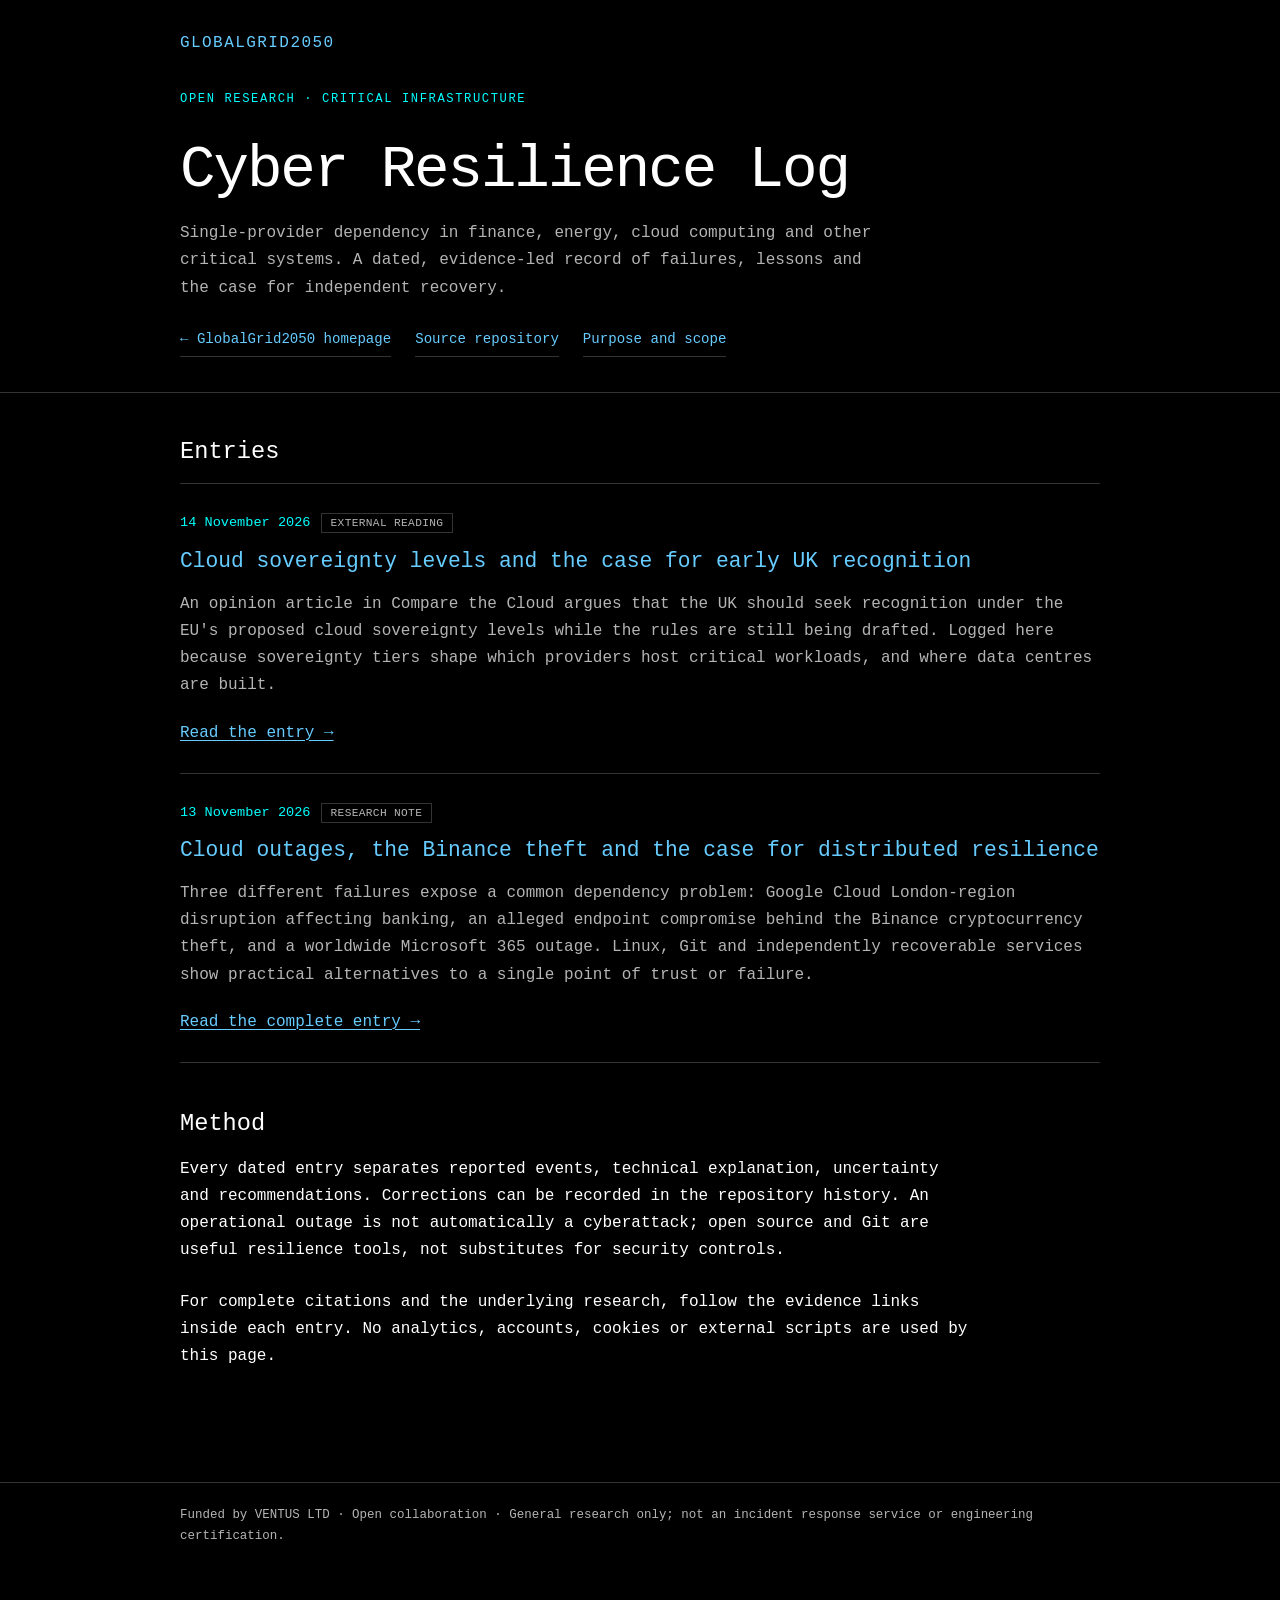
<file: index.html>
<!doctype html>
<html lang="en"><head><meta charset="utf-8"><meta name="viewport" content="width=device-width, initial-scale=1">
<meta name="description" content="GlobalGrid2050 Cyber Resilience Log: a dated public record of cloud failures, concentration risk and independent recovery.">
<title>Cyber Resilience Log | GlobalGrid2050</title>
<link rel="stylesheet" href="./assets/log.css"></head><body>
<header class="masthead"><div class="wrap">
<a class="brand" href="https://globalgrid2050.com/">GLOBALGRID2050</a>
<p class="eyebrow" style="margin-top:32px">Open research · Critical infrastructure</p>
<h1>Cyber Resilience Log</h1>
<p>Single-provider dependency in finance, energy, cloud computing and other critical systems. A dated, evidence-led record of failures, lessons and the case for independent recovery.</p>
<nav class="nav" aria-label="Navigation"><a href="https://globalgrid2050.com/">← GlobalGrid2050 homepage</a><a href="https://github.com/Ventusltd/cyber-resilience">Source repository</a><a href="https://github.com/Ventusltd/cyber-resilience/blob/main/README.md">Purpose and scope</a></nav>
</div></header>
<main class="wrap"><section aria-labelledby="entries"><h2 id="entries">Entries</h2>
<article class="entry"><span class="date"><time datetime="2026-11-14">14 November 2026</time></span><span class="pill">External reading</span>
<h3><a href="./entries/2026-11-14-cloud-sovereignty-recognition.html">Cloud sovereignty levels and the case for early UK recognition</a></h3>
<p>An opinion article in Compare the Cloud argues that the UK should seek recognition under the EU's proposed cloud sovereignty levels while the rules are still being drafted. Logged here because sovereignty tiers shape which providers host critical workloads, and where data centres are built.</p>
<a href="./entries/2026-11-14-cloud-sovereignty-recognition.html">Read the entry →</a>
</article>
<article class="entry"><span class="date"><time datetime="2026-11-13">13 November 2026</time></span><span class="pill">Research note</span>
<h3><a href="./entries/2026-11-13-concentration-risk.html">Cloud outages, the Binance theft and the case for distributed resilience</a></h3>
<p>Three different failures expose a common dependency problem: Google Cloud London-region disruption affecting banking, an alleged endpoint compromise behind the Binance cryptocurrency theft, and a worldwide Microsoft 365 outage. Linux, Git and independently recoverable services show practical alternatives to a single point of trust or failure.</p>
<a href="./entries/2026-11-13-concentration-risk.html">Read the complete entry →</a>
</article></section>
<section class="prose" aria-labelledby="method"><h2 id="method">Method</h2><p>Every dated entry separates reported events, technical explanation, uncertainty and recommendations. Corrections can be recorded in the repository history. An operational outage is not automatically a cyberattack; open source and Git are useful resilience tools, not substitutes for security controls.</p>
<p>For complete citations and the underlying research, follow the evidence links inside each entry. No analytics, accounts, cookies or external scripts are used by this page.</p></section>
</main><footer><div class="wrap">Funded by VENTUS LTD · Open collaboration · General research only; not an incident response service or engineering certification.</div></footer>
</body></html>
</file>
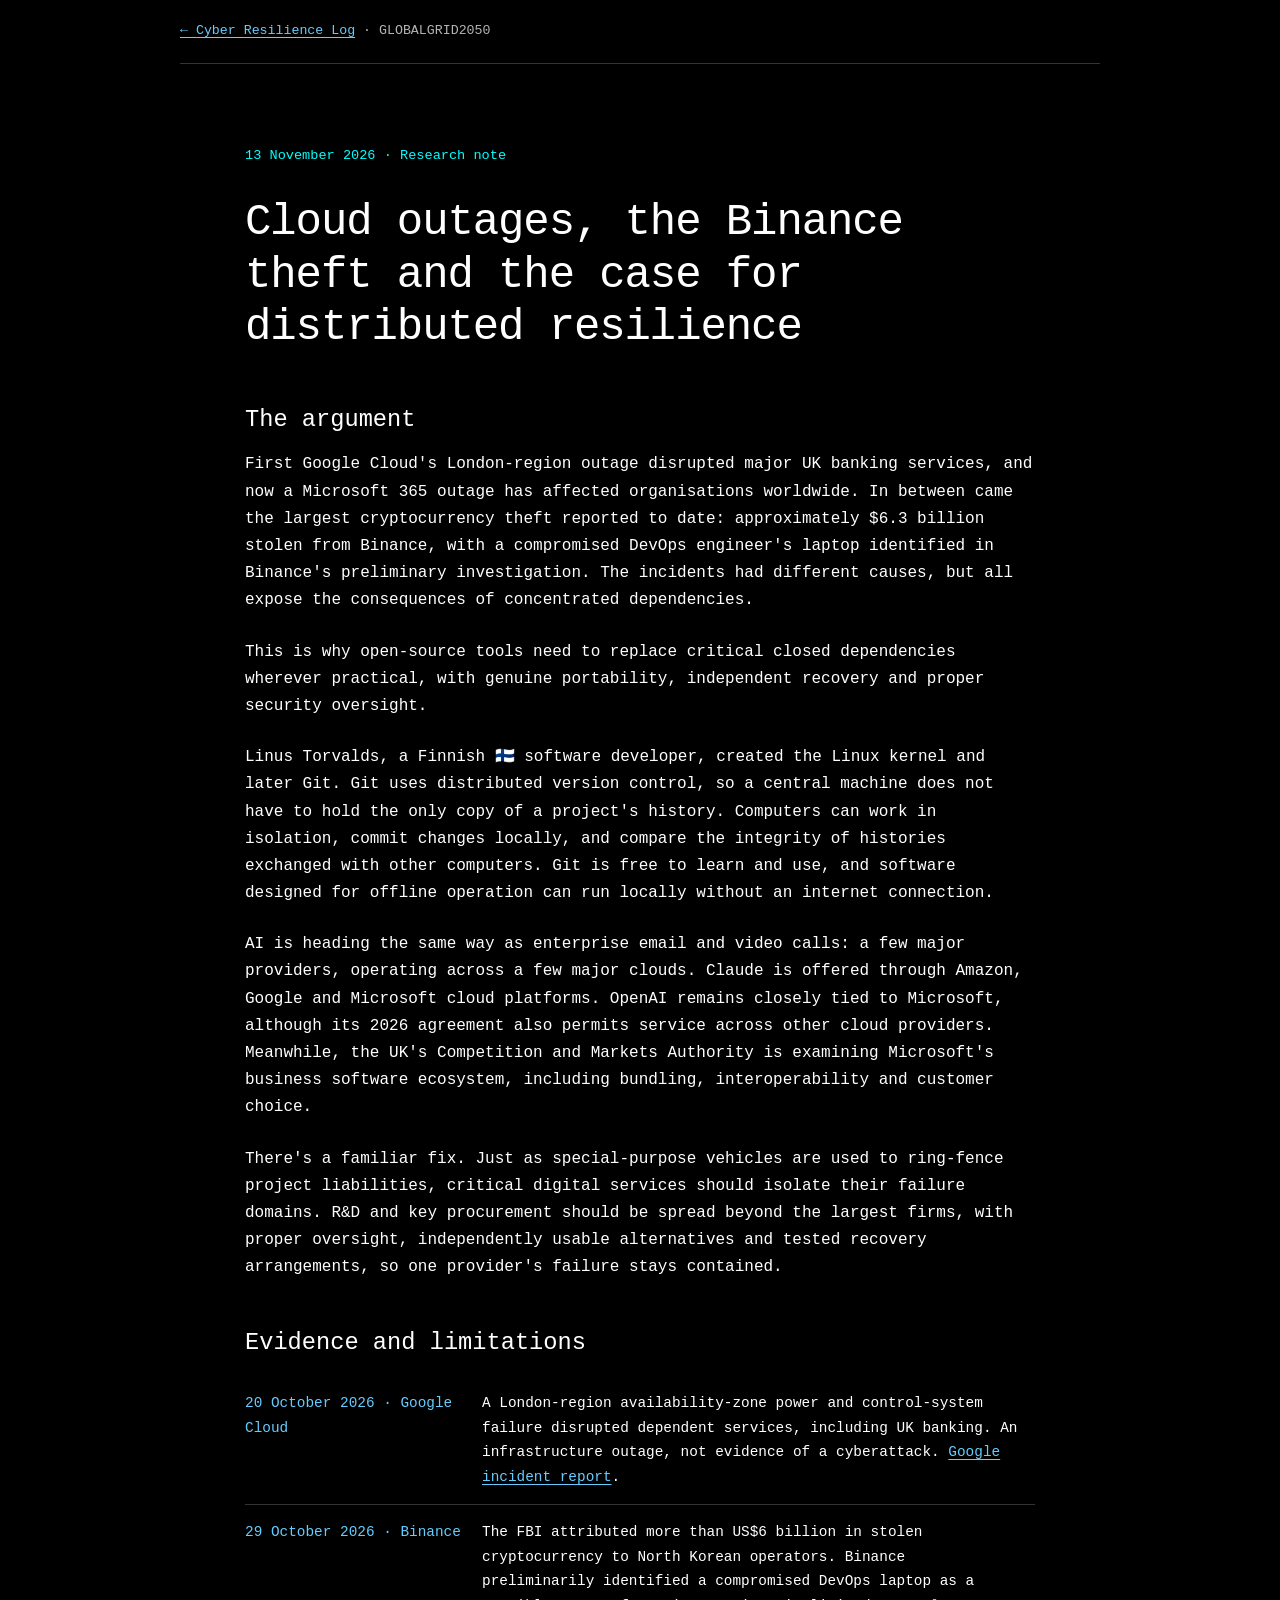
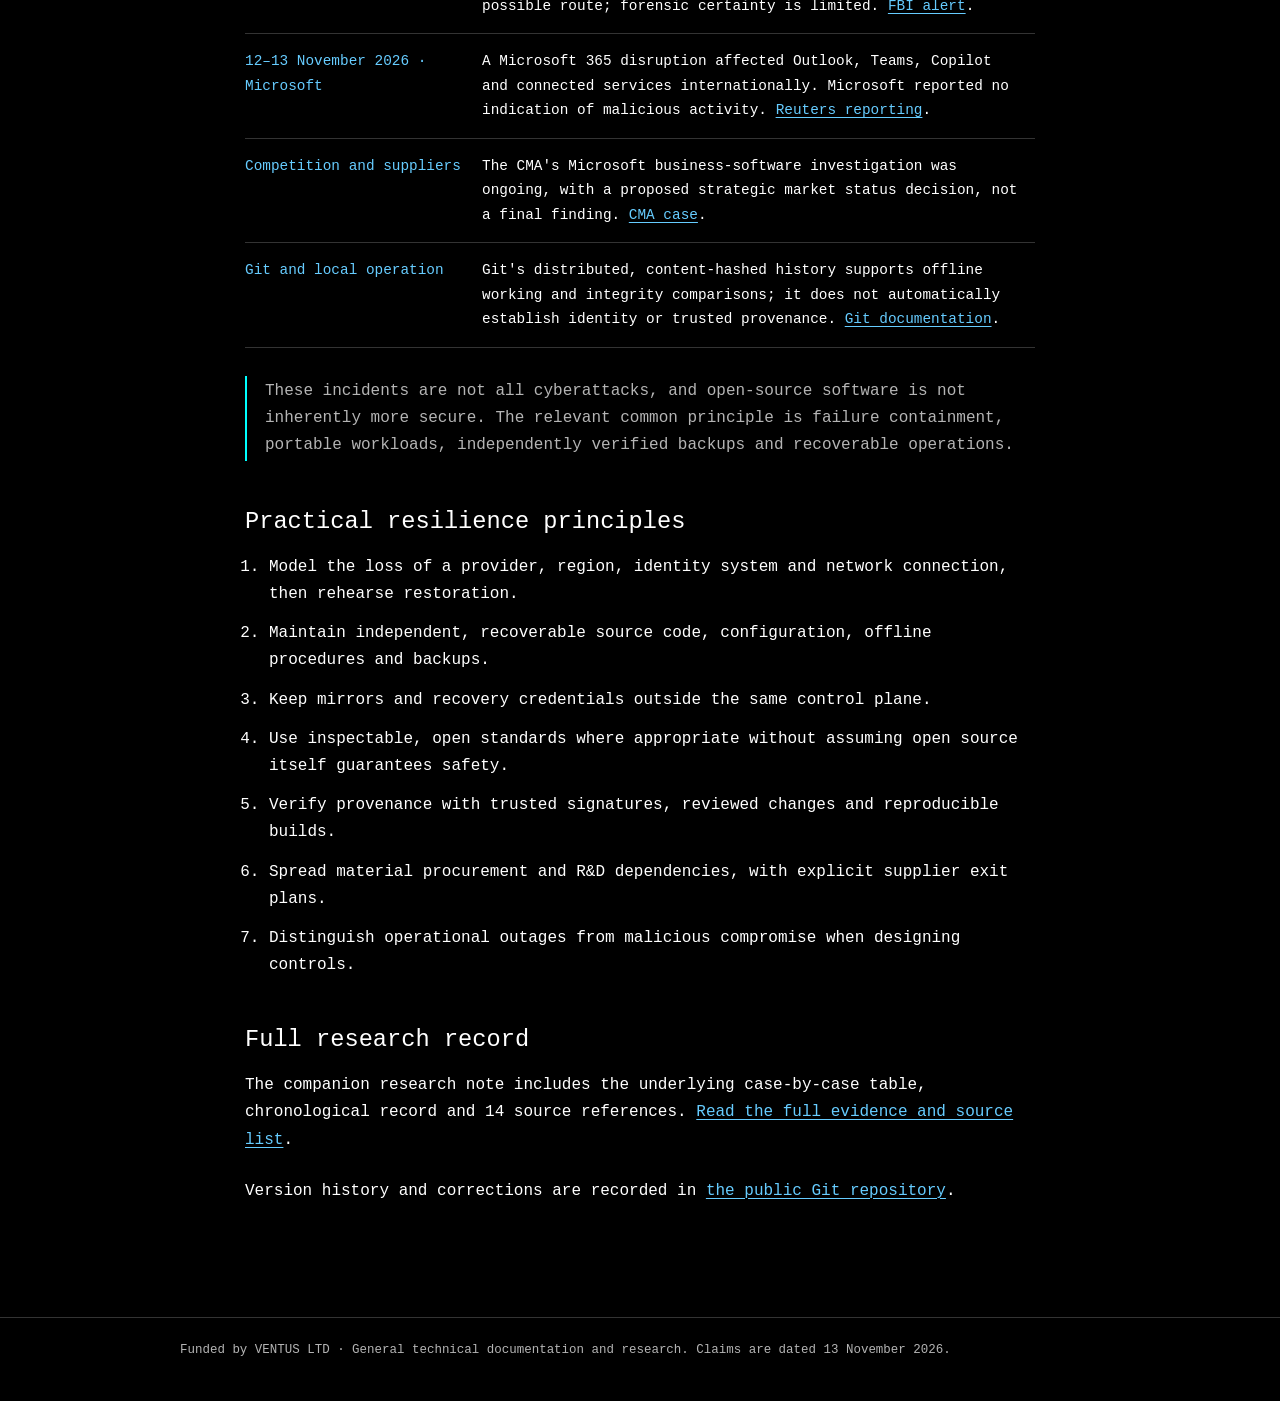
<file: entries/2026-11-13-concentration-risk.html>
<!doctype html>
<html lang="en"><head><meta charset="utf-8"><meta name="viewport" content="width=device-width, initial-scale=1">
<meta name="description" content="13 November 2026: fact-checked research on Google Cloud, Binance and Microsoft incidents and reducing single-provider dependencies.">
<title>Concentration risk — Cyber Resilience Log</title><link rel="stylesheet" href="../assets/log.css"></head><body>
<header><div class="wrap breadcrumb"><a href="../">← Cyber Resilience Log</a> · GLOBALGRID2050</div></header>
<main class="wrap prose"><div class="article-head"><div class="date"><time datetime="2026-11-13">13 November 2026</time> · Research note</div>
<h1>Cloud outages, the Binance theft and the case for distributed resilience</h1></div>
<section aria-labelledby="argument"><h2 id="argument">The argument</h2>
<p>First Google Cloud's London-region outage disrupted major UK banking services, and now a Microsoft 365 outage has affected organisations worldwide. In between came the largest cryptocurrency theft reported to date: approximately $6.3 billion stolen from Binance, with a compromised DevOps engineer's laptop identified in Binance's preliminary investigation. The incidents had different causes, but all expose the consequences of concentrated dependencies.</p>
<p>This is why open-source tools need to replace critical closed dependencies wherever practical, with genuine portability, independent recovery and proper security oversight.</p>
<p>Linus Torvalds, a Finnish 🇫🇮 software developer, created the Linux kernel and later Git. Git uses distributed version control, so a central machine does not have to hold the only copy of a project's history. Computers can work in isolation, commit changes locally, and compare the integrity of histories exchanged with other computers. Git is free to learn and use, and software designed for offline operation can run locally without an internet connection.</p>
<p>AI is heading the same way as enterprise email and video calls: a few major providers, operating across a few major clouds. Claude is offered through Amazon, Google and Microsoft cloud platforms. OpenAI remains closely tied to Microsoft, although its 2026 agreement also permits service across other cloud providers. Meanwhile, the UK's Competition and Markets Authority is examining Microsoft's business software ecosystem, including bundling, interoperability and customer choice.</p>
<p>There's a familiar fix. Just as special-purpose vehicles are used to ring-fence project liabilities, critical digital services should isolate their failure domains. R&amp;D and key procurement should be spread beyond the largest firms, with proper oversight, independently usable alternatives and tested recovery arrangements, so one provider's failure stays contained.</p>
</section>
<section aria-labelledby="facts"><h2 id="facts">Evidence and limitations</h2>
<table class="facts"><tbody>
<tr><th scope="row">20 October 2026 · Google Cloud</th><td>A London-region availability-zone power and control-system failure disrupted dependent services, including UK banking. An infrastructure outage, not evidence of a cyberattack. <a href="https://status.cloud.google.com/incidents/Xs2XTHzAVC9YnafnPyzj">Google incident report</a>.</td></tr>
<tr><th scope="row">29 October 2026 · Binance</th><td>The FBI attributed more than US$6 billion in stolen cryptocurrency to North Korean operators. Binance preliminarily identified a compromised DevOps laptop as a possible route; forensic certainty is limited. <a href="https://www.fbi.gov/investigate/cyber/alerts/2026/north-korea-responsible-for-6-billion-binance-attack/layout_view">FBI alert</a>.</td></tr>
<tr><th scope="row">12–13 November 2026 · Microsoft</th><td>A Microsoft 365 disruption affected Outlook, Teams, Copilot and connected services internationally. Microsoft reported no indication of malicious activity. <a href="https://www.reuters.com/technology/microsoft-365-outlook-down-thousands-us-users-downdetector-shows-2026-11-12/">Reuters reporting</a>.</td></tr>
<tr><th scope="row">Competition and suppliers</th><td>The CMA's Microsoft business-software investigation was ongoing, with a proposed strategic market status decision, not a final finding. <a href="https://www.gov.uk/cma-cases/microsofts-business-software-ecosystem">CMA case</a>.</td></tr>
<tr><th scope="row">Git and local operation</th><td>Git's distributed, content-hashed history supports offline working and integrity comparisons; it does not automatically establish identity or trusted provenance. <a href="https://git-scm.com/book/en/v2/Getting-Started-About-Version-Control">Git documentation</a>.</td></tr>
</tbody></table>
<p class="callout">These incidents are not all cyberattacks, and open-source software is not inherently more secure. The relevant common principle is failure containment, portable workloads, independently verified backups and recoverable operations.</p>
</section>
<section aria-labelledby="principles"><h2 id="principles">Practical resilience principles</h2>
<ol><li>Model the loss of a provider, region, identity system and network connection, then rehearse restoration.</li>
<li>Maintain independent, recoverable source code, configuration, offline procedures and backups.</li>
<li>Keep mirrors and recovery credentials outside the same control plane.</li>
<li>Use inspectable, open standards where appropriate without assuming open source itself guarantees safety.</li>
<li>Verify provenance with trusted signatures, reviewed changes and reproducible builds.</li>
<li>Spread material procurement and R&amp;D dependencies, with explicit supplier exit plans.</li>
<li>Distinguish operational outages from malicious compromise when designing controls.</li></ol></section>
<section aria-labelledby="record"><h2 id="record">Full research record</h2>
<p>The companion research note includes the underlying case-by-case table, chronological record and 14 source references. <a href="https://github.com/Ventusltd/cyber-resilience/blob/main/research/2026-11-13-concentration-risk.md">Read the full evidence and source list</a>.</p>
<p>Version history and corrections are recorded in <a href="https://github.com/Ventusltd/cyber-resilience">the public Git repository</a>.</p></section></main>
<footer><div class="wrap">Funded by VENTUS LTD · General technical documentation and research. Claims are dated 13 November 2026.</div></footer>
</body></html>
</file>
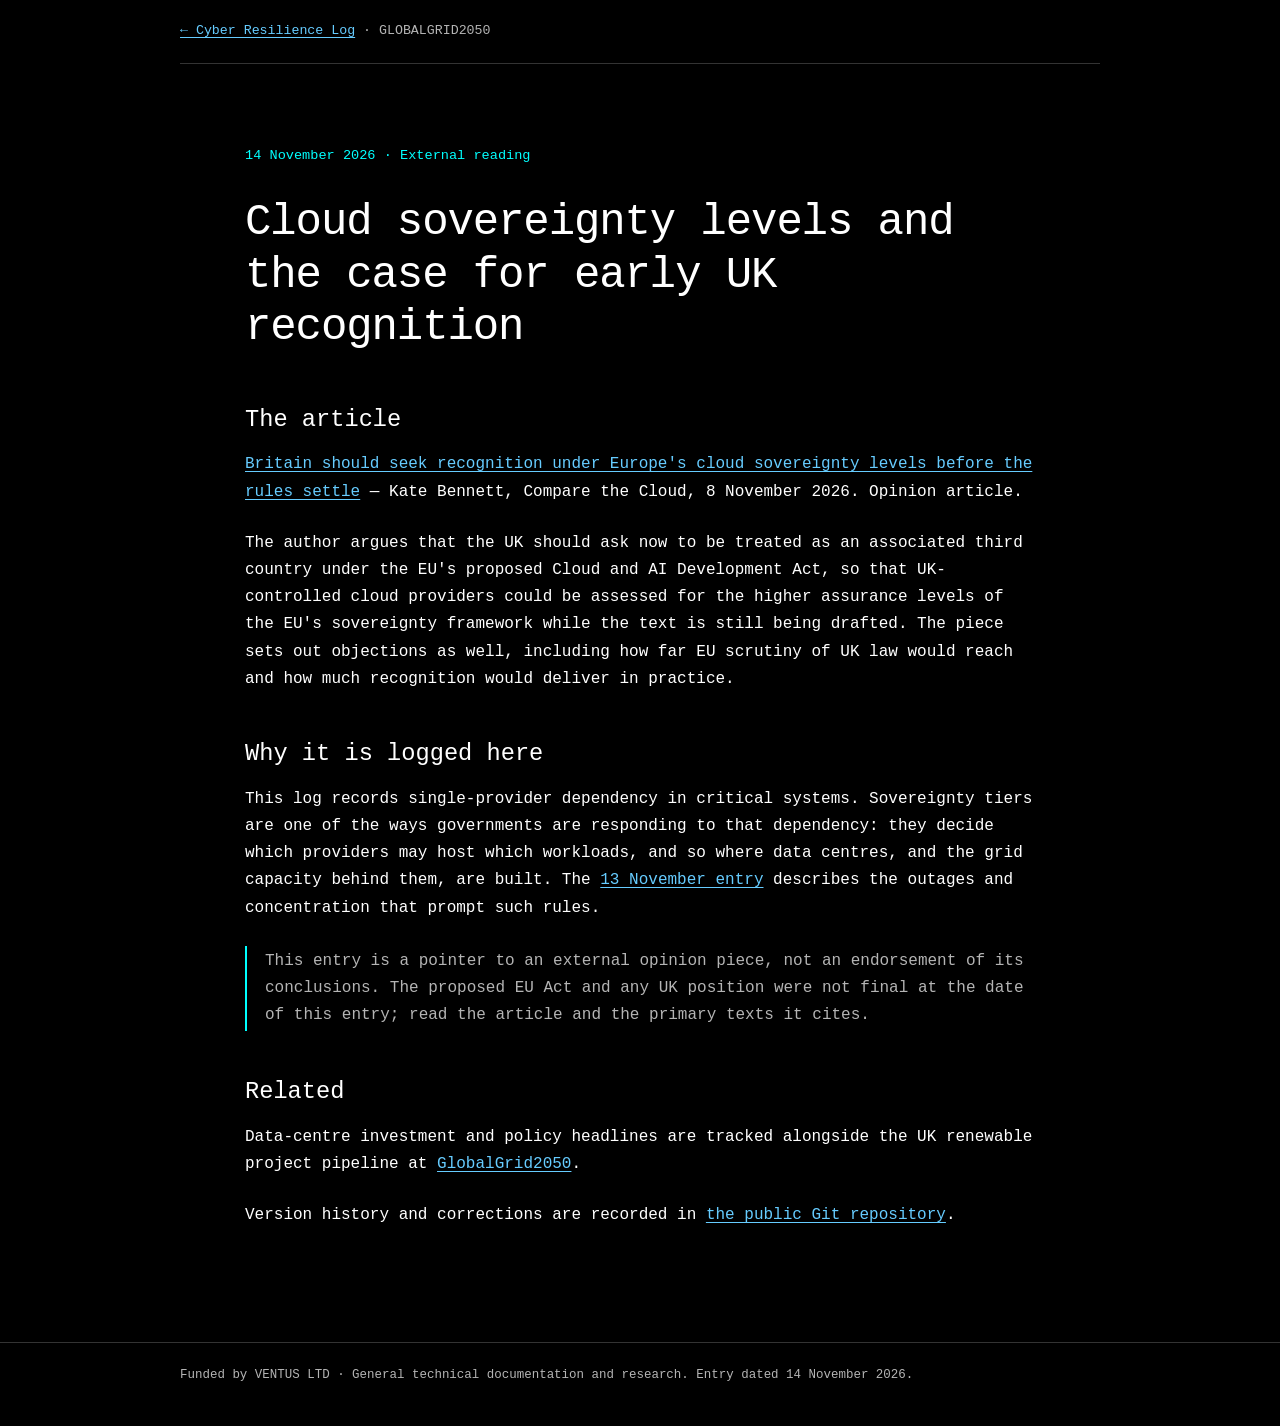
<file: entries/2026-11-14-cloud-sovereignty-recognition.html>
<!doctype html>
<html lang="en"><head><meta charset="utf-8"><meta name="viewport" content="width=device-width, initial-scale=1">
<meta name="description" content="14 November 2026: external reading on UK recognition under the EU's proposed cloud sovereignty levels, and why it matters for provider concentration and data-centre demand.">
<title>Cloud sovereignty levels and UK recognition — Cyber Resilience Log</title><link rel="stylesheet" href="../assets/log.css"></head><body>
<header><div class="wrap breadcrumb"><a href="../">← Cyber Resilience Log</a> · GLOBALGRID2050</div></header>
<main class="wrap prose"><div class="article-head"><div class="date"><time datetime="2026-11-14">14 November 2026</time> · External reading</div>
<h1>Cloud sovereignty levels and the case for early UK recognition</h1></div>
<section aria-labelledby="reading"><h2 id="reading">The article</h2>
<p><a href="https://www.comparethecloud.net/futurism/britain-should-seek-recognition-under-europes-cloud-sovereignty-levels-before-the-rules-settle">Britain should seek recognition under Europe's cloud sovereignty levels before the rules settle</a> — Kate Bennett, Compare the Cloud, 8 November 2026. Opinion article.</p>
<p>The author argues that the UK should ask now to be treated as an associated third country under the EU's proposed Cloud and AI Development Act, so that UK-controlled cloud providers could be assessed for the higher assurance levels of the EU's sovereignty framework while the text is still being drafted. The piece sets out objections as well, including how far EU scrutiny of UK law would reach and how much recognition would deliver in practice.</p>
</section>
<section aria-labelledby="why"><h2 id="why">Why it is logged here</h2>
<p>This log records single-provider dependency in critical systems. Sovereignty tiers are one of the ways governments are responding to that dependency: they decide which providers may host which workloads, and so where data centres, and the grid capacity behind them, are built. The <a href="./2026-11-13-concentration-risk.html">13 November entry</a> describes the outages and concentration that prompt such rules.</p>
<p class="callout">This entry is a pointer to an external opinion piece, not an endorsement of its conclusions. The proposed EU Act and any UK position were not final at the date of this entry; read the article and the primary texts it cites.</p>
</section>
<section aria-labelledby="related"><h2 id="related">Related</h2>
<p>Data-centre investment and policy headlines are tracked alongside the UK renewable project pipeline at <a href="https://globalgrid2050.com/">GlobalGrid2050</a>.</p>
<p>Version history and corrections are recorded in <a href="https://github.com/Ventusltd/cyber-resilience">the public Git repository</a>.</p></section></main>
<footer><div class="wrap">Funded by VENTUS LTD · General technical documentation and research. Entry dated 14 November 2026.</div></footer>
</body></html>
</file>
<file: assets/log.css>
:root{color-scheme:dark;--bg:#000;--fg:#fff;--muted:#b4b4b4;--line:#333;--blue:#66ccff;--cyan:#00ffff}
*{box-sizing:border-box}html{scroll-behavior:smooth}body{margin:0;background:var(--bg);color:var(--fg);font:16px/1.7 ui-monospace,SFMono-Regular,Consolas,monospace}
a{color:var(--blue);text-decoration-thickness:1px;text-underline-offset:3px}a:hover{color:var(--cyan)}a:focus-visible,summary:focus-visible{outline:2px solid var(--cyan);outline-offset:4px}
.wrap{width:min(920px,calc(100% - 48px));margin:0 auto}.masthead{border-bottom:1px solid var(--line);padding:30px 0 35px}.masthead .eyebrow,.kicker{color:var(--cyan);text-transform:uppercase;letter-spacing:.13em;font-size:.76rem}.brand{font-size:1rem;letter-spacing:.09em;color:var(--blue);text-decoration:none}.masthead h1{font-size:clamp(2rem,6vw,3.7rem);line-height:1.12;font-weight:500;margin:28px 0 16px;letter-spacing:-.035em}.masthead p{max-width:720px;color:var(--muted);margin:0 0 16px}
.nav{display:flex;flex-wrap:wrap;gap:14px 24px;margin-top:26px;font-size:.88rem}.nav a{text-decoration:none;border-bottom:1px solid var(--line);padding-bottom:4px}
main{padding:44px 0 66px}h2{font-size:1.48rem;line-height:1.3;font-weight:500;margin:0 0 16px}h3{font-size:1.1rem;font-weight:500}p{margin:0 0 20px}section{margin:0 0 46px}.entry{padding:25px 0 26px;border-top:1px solid var(--line)}.entry:last-child{border-bottom:1px solid var(--line)}.date{font-size:.85rem;color:var(--cyan)}.entry h3{font-size:1.33rem;margin:6px 0 12px}.entry h3 a{text-decoration:none}.entry p,.secondary{color:var(--muted)}
.pill{font-size:.7rem;border:1px solid var(--line);padding:3px 9px;text-transform:uppercase;letter-spacing:.03em;margin-left:10px;color:var(--muted)}
.prose{max-width:790px}.prose p{margin-bottom:24px}.prose ul,.prose ol{padding-left:24px}.prose li{margin-bottom:12px}.facts{width:100%;border-collapse:collapse;margin:18px 0 28px;font-size:.9rem}.facts th,.facts td{border-bottom:1px solid var(--line);padding:15px 12px 15px 0;vertical-align:top;text-align:left}.facts th{color:var(--blue);font-weight:500;width:30%}
.breadcrumb{font-size:.83rem;color:var(--muted);padding:20px 0;border-bottom:1px solid var(--line)}.article-head{padding:36px 0 22px}.article-head h1{font-size:clamp(1.75rem,5vw,2.75rem);line-height:1.19;font-weight:500;letter-spacing:-.025em}.article-head .date{margin-bottom:14px}
.callout{border-left:2px solid var(--cyan);padding:2px 0 2px 18px;color:var(--muted);margin:22px 0 32px}footer{border-top:1px solid var(--line);padding:22px 0 40px;font-size:.78rem;color:var(--muted)}
@media(max-width:620px){body{font-size:14px}.wrap{width:min(920px,calc(100% - 36px))}.facts,.facts tbody,.facts tr,.facts th,.facts td{display:block;width:100%}.facts th{border:0;padding-bottom:0}.facts td{padding-top:2px}.pill{display:inline-block;margin:8px 0 0}}
</file>
